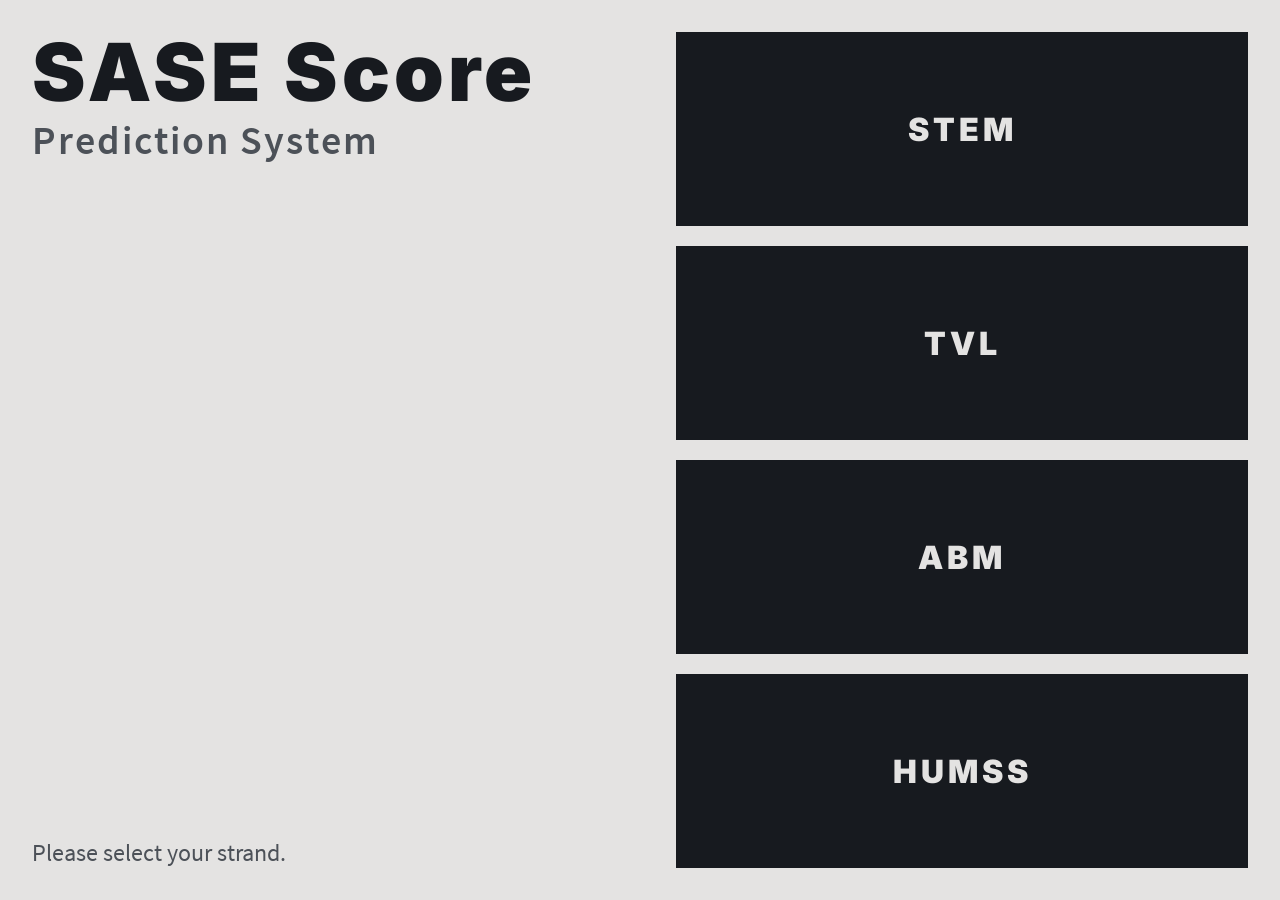
<file: index.html>
<!DOCTYPE html>
<html lang="en">
<head>
    <meta charset="UTF-8">
    <meta name="viewport" content="width=device-width, initial-scale=1.0">
    <title>INDEX</title>
    <!-- external CSS -->
    <link rel="stylesheet" href="css/main.css">
    <link rel="stylesheet" href="css/home.css">
</head>
<body>
    
    <div class="home-container">
        <div id="left">
            <div class="text-group">
                <div class="title">SASE Score</div>
                <div class="subtitle">Prediction System</div>
            </div>
            <div class="text">Please select your strand.</div>
        </div>

        <div id="right">
            <div class="strand-btns">
                <div class="strand-btn" data-strand="stem">
                    STEM
                </div>
                <div class="strand-btn" data-strand="tvl">
                    TVL
                </div>
                <div class="strand-btn" data-strand="abm">
                    ABM
                </div>
                <div class="strand-btn" data-strand="humss">
                    HUMSS
                </div>
            </div>
        </div>
    </div>

    <script src="script.js"></script>
</body>
</html>
</file>
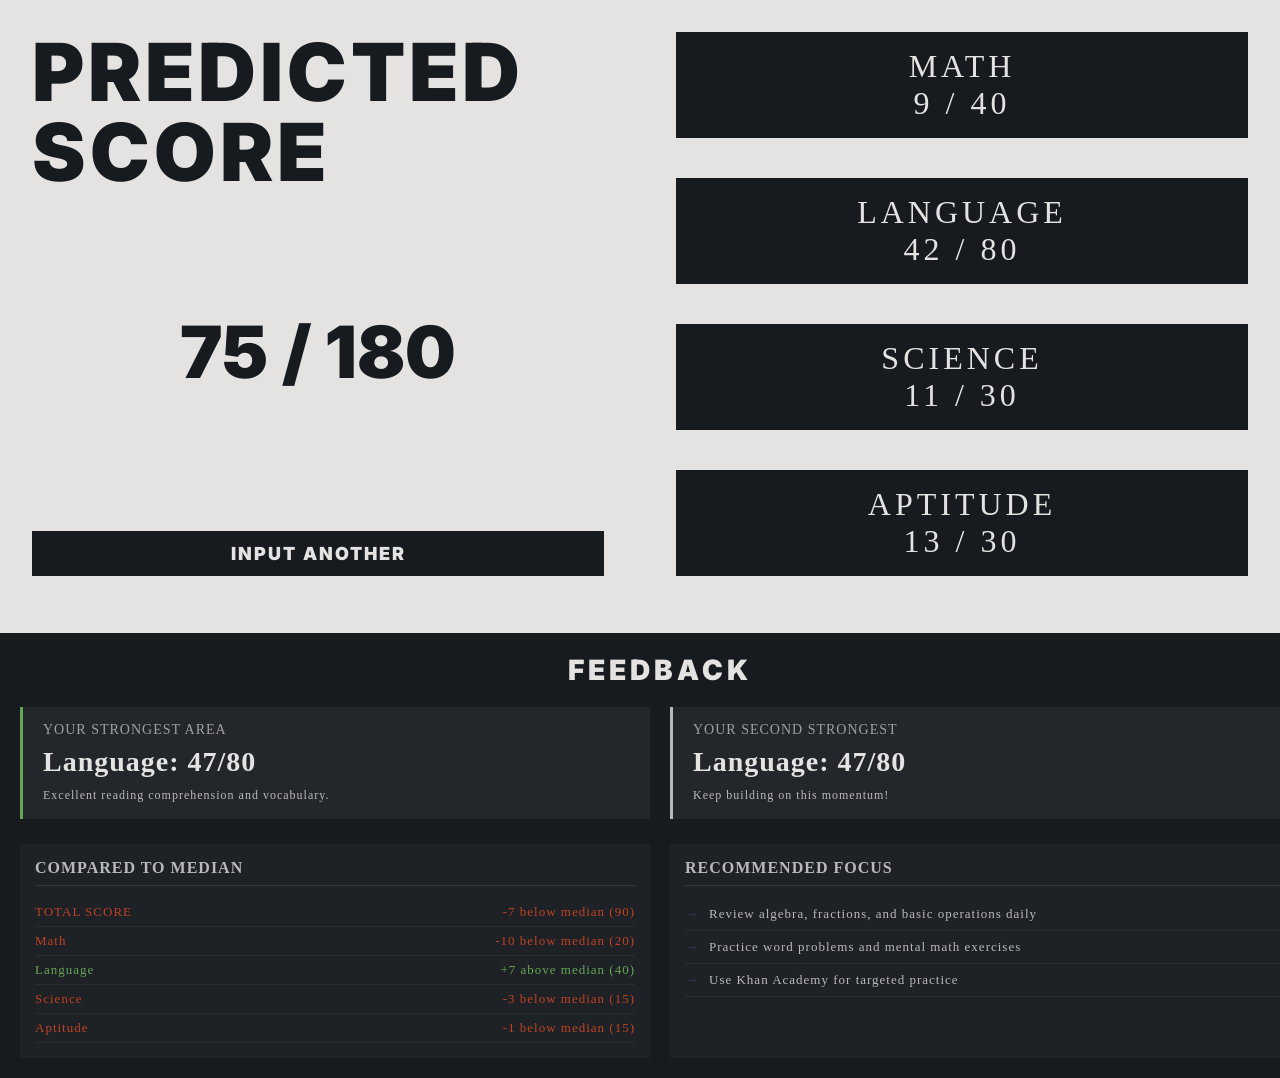
<file: results.html>
<!DOCTYPE html>
<html lang="en">
<head>
    <meta charset="UTF-8">
    <meta name="viewport" content="width=device-width, initial-scale=1.0">
    <title>Simple Excel file upload</title>
    <link rel="stylesheet" href="css/main.css">
    <link rel="stylesheet" href="css/home.css">
    <link rel="stylesheet" href="css/results.css">
</head>
<body>
    <div class="results-container">
        <!-- RESULTS SECTION -->
        <div class="home-container">
            <div id="left">
                <div class="text-group">
                    <div class="title">PREDICTED SCORE</div>
                </div>
                <div class="text-score" id="score-display">
                    0 / 180
                </div>
                <div class="again-btn" id="predict-again" onclick="window.location.href='index.html'">
                    INPUT ANOTHER
                </div>
            </div>
            <div id="right">
                <div class="subject-cards">
                    <div class="subject-card" id="math-card">
                        <div class="subject-name">MATH</div>
                        <div class="subject-score" id="math-score">0 / 40</div>
                    </div>
                    <div class="subject-card" id="english-card">
                        <div class="subject-name">LANGUAGE</div>
                        <div class="subject-score" id="english-score">0 / 80</div>
                    </div>
                    <div class="subject-card" id="science-card">
                        <div class="subject-name">SCIENCE</div>
                        <div class="subject-score" id="science-score">0 / 30</div>
                    </div>
                    <div class="subject-card" id="aptitude-card">
                        <div class="subject-name">APTITUDE</div>
                        <div class="subject-score" id="aptitude-score">0 / 30</div>
                    </div>
                </div>
            </div>
        </div>
        <!-- ADVICE SECTION -->
        <div class="feedback-container" id="feedback-container">
            <div class="header"> FEEDBACK</div>
            <div class="content" id="advice-content">
                Loading your results...
            </div>
        </div>
    </div>
    <script src="script.js"></script>
</body>
</html>
</file>
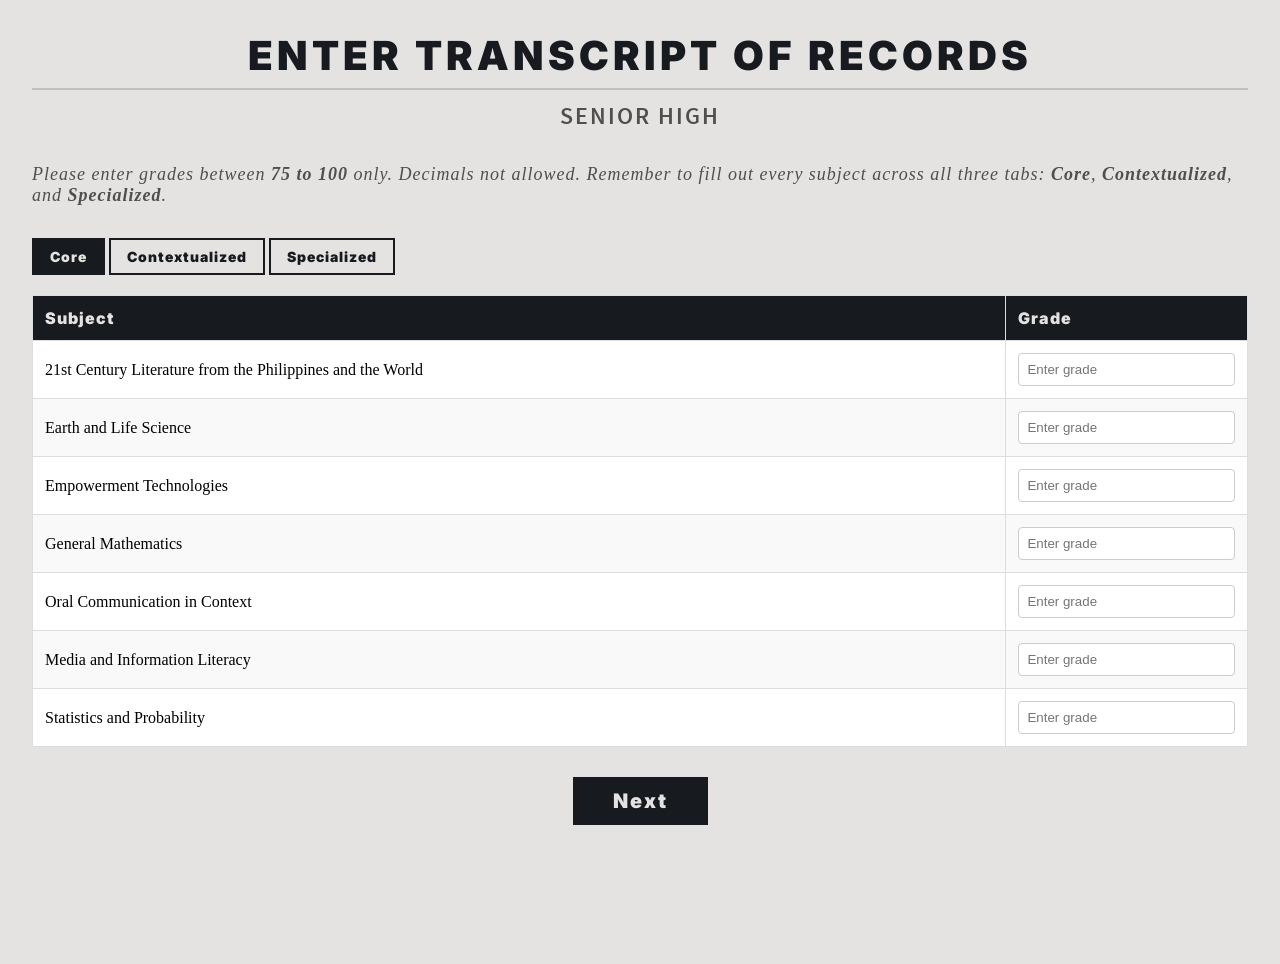
<file: strand/abm.html>
<!DOCTYPE html>
<html lang="en">
<head>
    <meta charset="UTF-8">
    <meta name="viewport" content="width=device-width, initial-scale=1.0">
    <link rel="stylesheet" href="../css/main.css">
    <link rel="stylesheet" href="../css/home.css">
    <link rel="stylesheet" href="../css/table.css">
    <link rel="stylesheet" href="../css/strand.css">
    <title>ABM</title>
</head>
<body>
    
    <div class="strand-container">
        <div id="header-label">
            <div class="title">ENTER TRANSCRIPT OF RECORDS</div>
            <hr>
            <div class="subtitle-container">
                <div class="subtitle">SENIOR HIGH</div>
            </div>
            <div class="instructions">
                Please enter grades between <strong>75 to 100</strong> only. Decimals not allowed.
                Remember to fill out every subject across all three tabs: <strong>Core</strong>, <strong>Contextualized</strong>, and <strong>Specialized</strong>.
            </div>
        </div>

        <!-- Toggle buttons -->
        <div class="subject-toggle">
            <button class="toggle-btn active" data-sub="core">Core</button>
            <button class="toggle-btn" data-sub="cont">Contextualized</button>
            <button class="toggle-btn" data-sub="spec">Specialized</button>
        </div>

        <div id="table">
            <table class="grades-table" id="grades-table">
                <thead>
                    <tr>
                        <th>Subject</th>
                        <th>Grade</th>
                    </tr>
                </thead>
                <tbody>
                    <!-- CORE SUBJECTS -->
                    <tr class="core">
                        <td>21st Century Literature from the Philippines and the World</td>
                        <td><input type="number" class="grade-input" placeholder="Enter grade" min="75" max="100" step="0.01"></td>
                    </tr>
                    <tr class="core">
                        <td>Earth and Life Science</td>
                        <td><input type="number" class="grade-input" placeholder="Enter grade" min="75" max="100" step="0.01"></td>
                    </tr>
                    <tr class="core">
                        <td>Empowerment Technologies</td>
                        <td><input type="number" class="grade-input" placeholder="Enter grade" min="75" max="100" step="0.01"></td>
                    </tr>
                    <tr class="core">
                        <td>General Mathematics</td>
                        <td><input type="number" class="grade-input" placeholder="Enter grade" min="75" max="100" step="0.01"></td>
                    </tr>
                    <tr class="core">
                        <td>Oral Communication in Context</td>
                        <td><input type="number" class="grade-input" placeholder="Enter grade" min="75" max="100" step="0.01"></td>
                    </tr>
                    <tr class="core">
                        <td>Media and Information Literacy</td>
                        <td><input type="number" class="grade-input" placeholder="Enter grade" min="75" max="100" step="0.01"></td>
                    </tr>
                    <tr class="core">
                        <td>Statistics and Probability</td>
                        <td><input type="number" class="grade-input" placeholder="Enter grade" min="75" max="100" step="0.01"></td>
                    </tr>
                    
                    <!-- CONTEXTUALIZED SUBJECTS -->
                    <tr class="cont" style="display: none;">
                        <td>English for Academic and Professional Purposes</td>
                        <td><input type="number" class="grade-input" placeholder="Enter grade" min="75" max="100" step="0.01"></td>
                    </tr>
                    <tr class="cont" style="display: none;">
                        <td>Practical Research 1</td>
                        <td><input type="number" class="grade-input" placeholder="Enter grade" min="75" max="100" step="0.01"></td>
                    </tr>
                    <tr class="cont" style="display: none;">
                        <td>Practical Research 2</td>
                        <td><input type="number" class="grade-input" placeholder="Enter grade" min="75" max="100" step="0.01"></td>
                    </tr>
                    <tr class="cont" style="display: none;">
                        <td>Reading and Writing Skills</td>
                        <td><input type="number" class="grade-input" placeholder="Enter grade" min="75" max="100" step="0.01"></td>
                    </tr>
                    
                    <!-- SPECIALIZED SUBJECTS -->
                    <tr class="spec" style="display: none;">
                        <td>Business Finance</td>
                        <td><input type="number" class="grade-input" placeholder="Enter grade" min="75" max="100" step="0.01"></td>
                    </tr>
                    <tr class="spec" style="display: none;">
                        <td>Business Math</td>
                        <td><input type="number" class="grade-input" placeholder="Enter grade" min="75" max="100" step="0.01"></td>
                    </tr>
                    <tr class="spec" style="display: none;">
                        <td>Fundamentals of ABM 1</td>
                        <td><input type="number" class="grade-input" placeholder="Enter grade" min="75" max="100" step="0.01"></td>
                    </tr>
                    <tr class="spec" style="display: none;">
                        <td>Fundamentals of ABM 1</td>
                        <td><input type="number" class="grade-input" placeholder="Enter grade" min="75" max="100" step="0.01"></td>
                    </tr>
                </tbody>
            </table>
        </div>
        <div class="next-btn" id="next-btn">
            Next
        </div>
    </div>

    <script src="../script.js"></script>
</body>
</html>
</file>
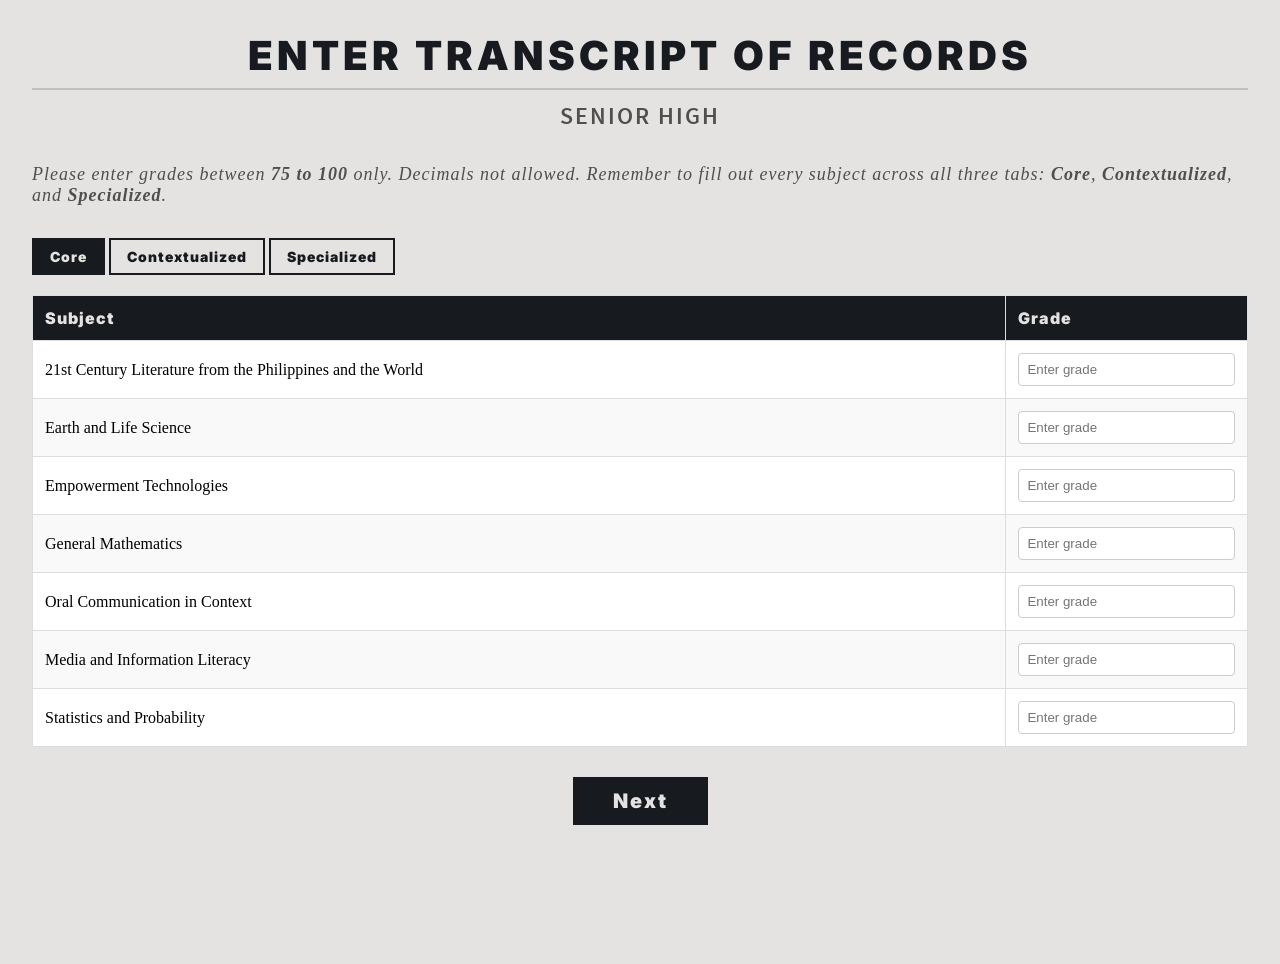
<file: strand/humms.html>
<!DOCTYPE html>
<html lang="en">
<head>
    <meta charset="UTF-8">
    <meta name="viewport" content="width=device-width, initial-scale=1.0">
    <link rel="stylesheet" href="../css/main.css">
    <link rel="stylesheet" href="../css/home.css">
    <link rel="stylesheet" href="../css/table.css">
    <link rel="stylesheet" href="../css/strand.css">
    <title>HUMMS</title>
</head>
<body>
    
    <div class="strand-container">
        <div id="header-label">
            <div class="title">ENTER TRANSCRIPT OF RECORDS</div>
            <hr>
            <div class="subtitle-container">
                <div class="subtitle">SENIOR HIGH</div>
            </div>
            <div class="instructions">
                Please enter grades between <strong>75 to 100</strong> only. Decimals not allowed.
                Remember to fill out every subject across all three tabs: <strong>Core</strong>, <strong>Contextualized</strong>, and <strong>Specialized</strong>.
            </div>
        </div>

        <!-- Toggle buttons -->
        <div class="subject-toggle">
            <button class="toggle-btn active" data-sub="core">Core</button>
            <button class="toggle-btn" data-sub="cont">Contextualized</button>
            <button class="toggle-btn" data-sub="spec">Specialized</button>
        </div>

        <div id="table">
            <table class="grades-table" id="grades-table">
                <thead>
                    <tr>
                        <th>Subject</th>
                        <th>Grade</th>
                    </tr>
                </thead>
                <tbody>
                    <!-- CORE SUBJECTS -->
                    <tr class="core">
                        <td>21st Century Literature from the Philippines and the World</td>
                        <td><input type="number" class="grade-input" placeholder="Enter grade" min="75" max="100" step="0.01"></td>
                    </tr>
                    <tr class="core">
                        <td>Earth and Life Science</td>
                        <td><input type="number" class="grade-input" placeholder="Enter grade" min="75" max="100" step="0.01"></td>
                    </tr>
                    <tr class="core">
                        <td>Empowerment Technologies</td>
                        <td><input type="number" class="grade-input" placeholder="Enter grade" min="75" max="100" step="0.01"></td>
                    </tr>
                    <tr class="core">
                        <td>General Mathematics</td>
                        <td><input type="number" class="grade-input" placeholder="Enter grade" min="75" max="100" step="0.01"></td>
                    </tr>
                    <tr class="core">
                        <td>Oral Communication in Context</td>
                        <td><input type="number" class="grade-input" placeholder="Enter grade" min="75" max="100" step="0.01"></td>
                    </tr>
                    <tr class="core">
                        <td>Media and Information Literacy</td>
                        <td><input type="number" class="grade-input" placeholder="Enter grade" min="75" max="100" step="0.01"></td>
                    </tr>
                    <tr class="core">
                        <td>Statistics and Probability</td>
                        <td><input type="number" class="grade-input" placeholder="Enter grade" min="75" max="100" step="0.01"></td>
                    </tr>
                    
                    <!-- CONTEXTUALIZED SUBJECTS -->
                    <tr class="cont" style="display: none;">
                        <td>English for Academic and Professional Purposes</td>
                        <td><input type="number" class="grade-input" placeholder="Enter grade" min="75" max="100" step="0.01"></td>
                    </tr>
                    <tr class="cont" style="display: none;">
                        <td>Practical Research 1</td>
                        <td><input type="number" class="grade-input" placeholder="Enter grade" min="75" max="100" step="0.01"></td>
                    </tr>
                    <tr class="cont" style="display: none;">
                        <td>Practical Research 2</td>
                        <td><input type="number" class="grade-input" placeholder="Enter grade" min="75" max="100" step="0.01"></td>
                    </tr>
                    <tr class="cont" style="display: none;">
                        <td>Reading and Writing Skills</td>
                        <td><input type="number" class="grade-input" placeholder="Enter grade" min="75" max="100" step="0.01"></td>
                    </tr>
                    
                    <!-- SPECIALIZED SUBJECTS -->
                    <tr class="spec" style="display: none;">
                        <td>Trends, Networks, and Critical Thinking in the 21st Century</td>
                        <td><input type="number" class="grade-input" placeholder="Enter grade" min="75" max="100" step="0.01"></td>
                    </tr>
                    <tr class="spec" style="display: none;">
                        <td>Creative Non Fiction</td>
                        <td><input type="number" class="grade-input" placeholder="Enter grade" min="75" max="100" step="0.01"></td>
                    </tr>
                    <tr class="spec" style="display: none;">
                        <td>Creative Writing</td>
                        <td><input type="number" class="grade-input" placeholder="Enter grade" min="75" max="100" step="0.01"></td>
                    </tr>
                </tbody>
            </table>
        </div>
        <div class="next-btn" id="next-btn">
            Next
        </div>
    </div>

    <script src="../script.js"></script>
</body>
</html>
</file>
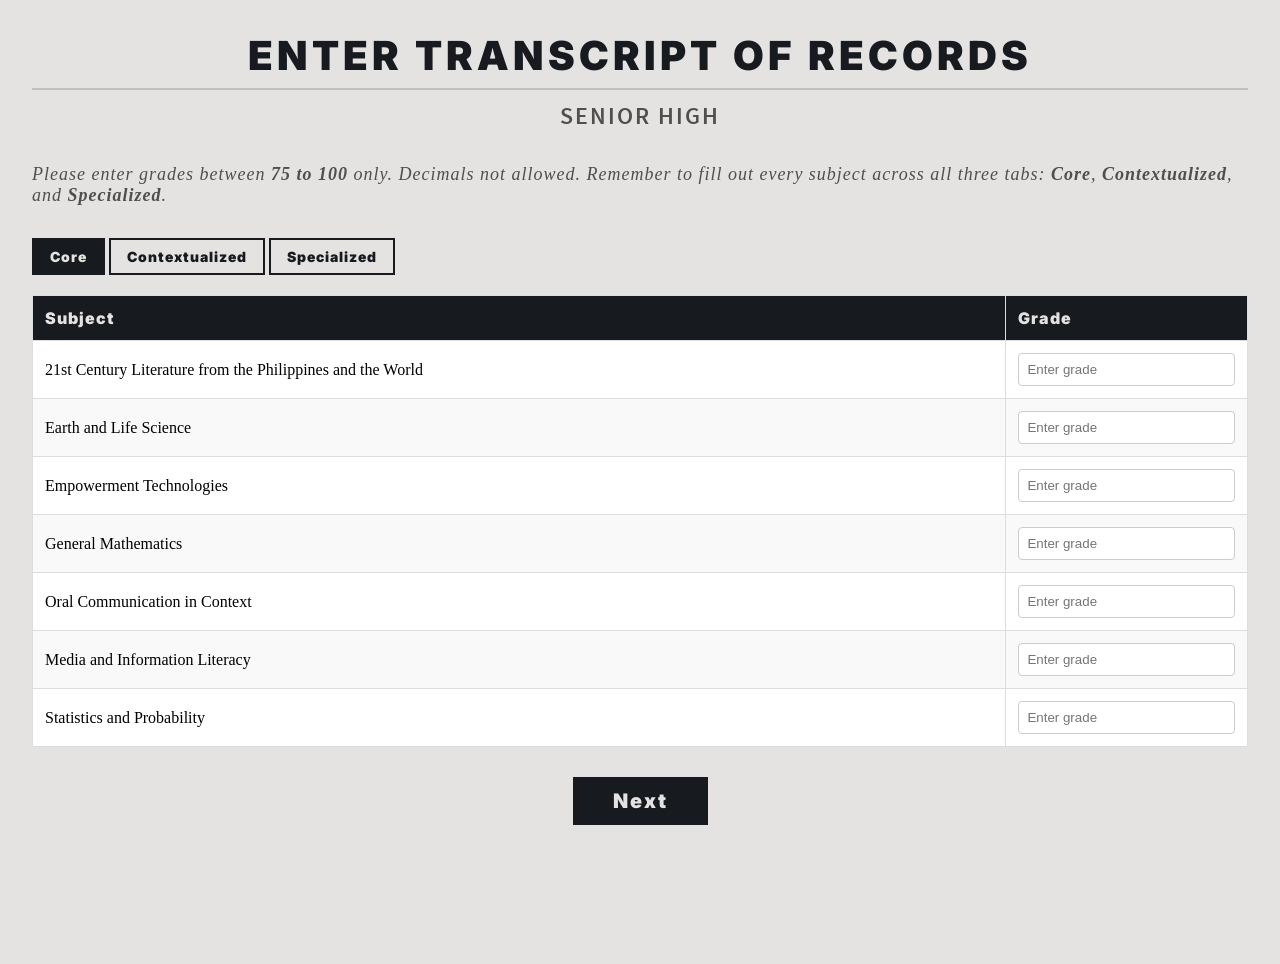
<file: strand/humss.html>
<!DOCTYPE html>
<html lang="en">
<head>
    <meta charset="UTF-8">
    <meta name="viewport" content="width=device-width, initial-scale=1.0">
    <link rel="stylesheet" href="../css/main.css">
    <link rel="stylesheet" href="../css/home.css">
    <link rel="stylesheet" href="../css/table.css">
    <link rel="stylesheet" href="../css/strand.css">
    <title>HUMSS</title>
</head>
<body>
    
    <div class="strand-container">
        <div id="header-label">
            <div class="title">ENTER TRANSCRIPT OF RECORDS</div>
            <hr>
            <div class="subtitle-container">
                <div class="subtitle">SENIOR HIGH</div>
            </div>
            <div class="instructions">
                Please enter grades between <strong>75 to 100</strong> only. Decimals not allowed.
                Remember to fill out every subject across all three tabs: <strong>Core</strong>, <strong>Contextualized</strong>, and <strong>Specialized</strong>.
            </div>
        </div>

        <!-- Toggle buttons -->
        <div class="subject-toggle">
            <button class="toggle-btn active" data-sub="core">Core</button>
            <button class="toggle-btn" data-sub="cont">Contextualized</button>
            <button class="toggle-btn" data-sub="spec">Specialized</button>
        </div>

        <div id="table">
            <table class="grades-table" id="grades-table">
                <thead>
                    <tr>
                        <th>Subject</th>
                        <th>Grade</th>
                    </tr>
                </thead>
                <tbody>
                    <!-- CORE SUBJECTS -->
                    <tr class="core">
                        <td>21st Century Literature from the Philippines and the World</td>
                        <td><input type="number" class="grade-input" placeholder="Enter grade" min="75" max="100" step="0.01"></td>
                    </tr>
                    <tr class="core">
                        <td>Earth and Life Science</td>
                        <td><input type="number" class="grade-input" placeholder="Enter grade" min="75" max="100" step="0.01"></td>
                    </tr>
                    <tr class="core">
                        <td>Empowerment Technologies</td>
                        <td><input type="number" class="grade-input" placeholder="Enter grade" min="75" max="100" step="0.01"></td>
                    </tr>
                    <tr class="core">
                        <td>General Mathematics</td>
                        <td><input type="number" class="grade-input" placeholder="Enter grade" min="75" max="100" step="0.01"></td>
                    </tr>
                    <tr class="core">
                        <td>Oral Communication in Context</td>
                        <td><input type="number" class="grade-input" placeholder="Enter grade" min="75" max="100" step="0.01"></td>
                    </tr>
                    <tr class="core">
                        <td>Media and Information Literacy</td>
                        <td><input type="number" class="grade-input" placeholder="Enter grade" min="75" max="100" step="0.01"></td>
                    </tr>
                    <tr class="core">
                        <td>Statistics and Probability</td>
                        <td><input type="number" class="grade-input" placeholder="Enter grade" min="75" max="100" step="0.01"></td>
                    </tr>
                    
                    <!-- CONTEXTUALIZED SUBJECTS -->
                    <tr class="cont" style="display: none;">
                        <td>English for Academic and Professional Purposes</td>
                        <td><input type="number" class="grade-input" placeholder="Enter grade" min="75" max="100" step="0.01"></td>
                    </tr>
                    <tr class="cont" style="display: none;">
                        <td>Practical Research 1</td>
                        <td><input type="number" class="grade-input" placeholder="Enter grade" min="75" max="100" step="0.01"></td>
                    </tr>
                    <tr class="cont" style="display: none;">
                        <td>Practical Research 2</td>
                        <td><input type="number" class="grade-input" placeholder="Enter grade" min="75" max="100" step="0.01"></td>
                    </tr>
                    <tr class="cont" style="display: none;">
                        <td>Reading and Writing Skills</td>
                        <td><input type="number" class="grade-input" placeholder="Enter grade" min="75" max="100" step="0.01"></td>
                    </tr>
                    
                    <!-- SPECIALIZED SUBJECTS -->
                    <tr class="spec" style="display: none;">
                        <td>Trends, Networks, and Critical Thinking in the 21st Century</td>
                        <td><input type="number" class="grade-input" placeholder="Enter grade" min="75" max="100" step="0.01"></td>
                    </tr>
                    <tr class="spec" style="display: none;">
                        <td>Creative Non Fiction</td>
                        <td><input type="number" class="grade-input" placeholder="Enter grade" min="75" max="100" step="0.01"></td>
                    </tr>
                    <tr class="spec" style="display: none;">
                        <td>Creative Writing</td>
                        <td><input type="number" class="grade-input" placeholder="Enter grade" min="75" max="100" step="0.01"></td>
                    </tr>
                </tbody>
            </table>
        </div>
        <div class="next-btn" id="next-btn">
            Next
        </div>
    </div>

    <script src="../script.js"></script>
</body>
</html>
</file>
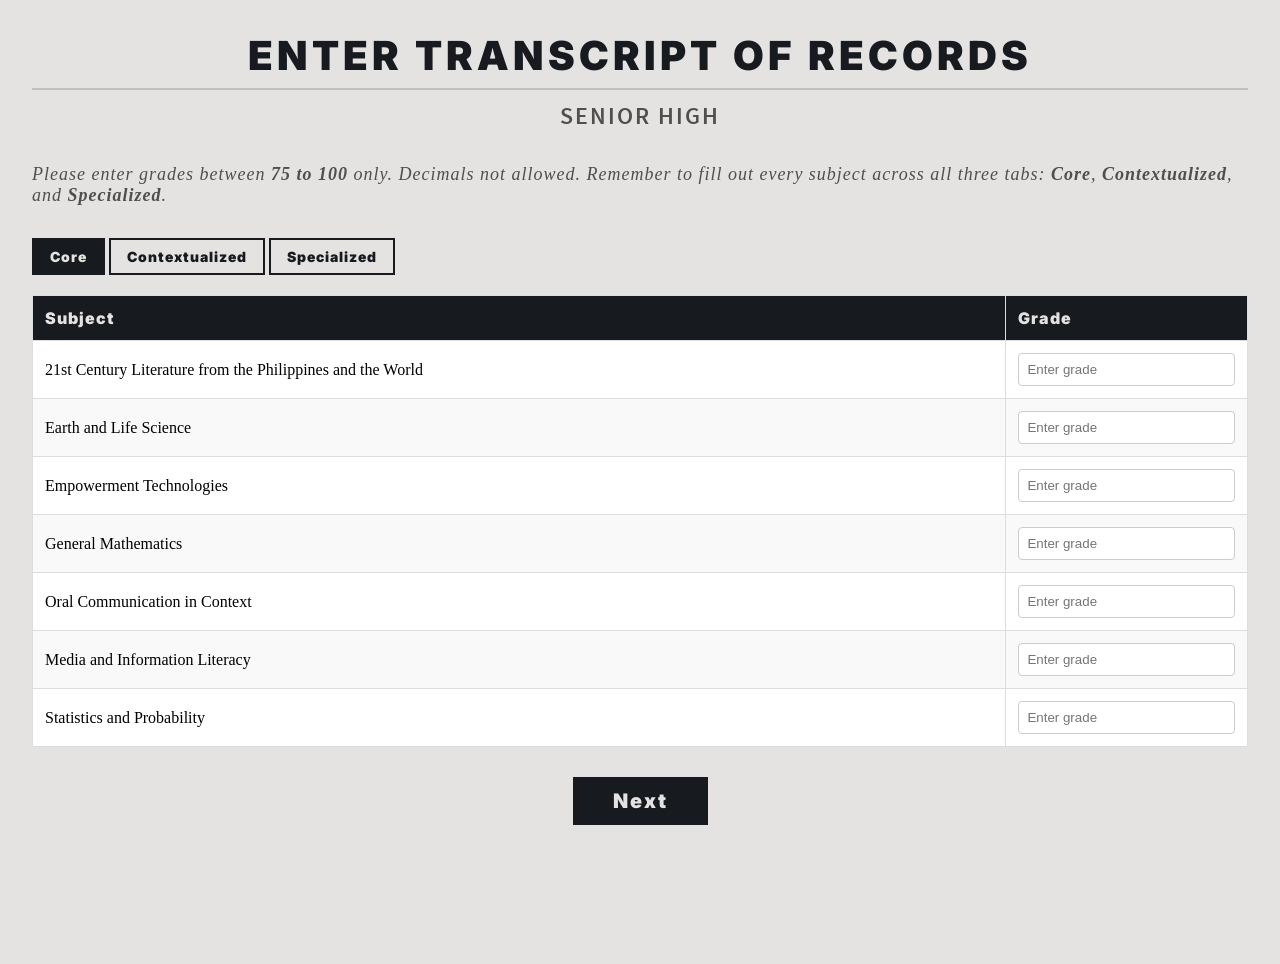
<file: strand/stem.html>
<!DOCTYPE html>
<html lang="en">
<head>
    <meta charset="UTF-8">
    <meta name="viewport" content="width=device-width, initial-scale=1.0">
    <link rel="stylesheet" href="../css/main.css">
    <link rel="stylesheet" href="../css/home.css">
    <link rel="stylesheet" href="../css/table.css">
    <link rel="stylesheet" href="../css/strand.css">
    <title>STEM</title>
</head>
<body>
    
    <div class="strand-container">
        <div id="header-label">
            <div class="title">ENTER TRANSCRIPT OF RECORDS</div>
            <hr>
            <div class="subtitle-container">
                <div class="subtitle">SENIOR HIGH</div>
            </div>
            <div class="instructions">
                Please enter grades between <strong>75 to 100</strong> only. Decimals not allowed.
                Remember to fill out every subject across all three tabs: <strong>Core</strong>, <strong>Contextualized</strong>, and <strong>Specialized</strong>.
            </div>
        </div>

        <!-- Toggle buttons -->
        <div class="subject-toggle">
            <button class="toggle-btn active" data-sub="core">Core</button>
            <button class="toggle-btn" data-sub="cont">Contextualized</button>
            <button class="toggle-btn" data-sub="spec">Specialized</button>
        </div>

        <div id="table">
            <table class="grades-table" id="grades-table">
                <thead>
                    <tr>
                        <th>Subject</th>
                        <th>Grade</th>
                    </tr>
                </thead>
                <tbody>
                    <!-- CORE SUBJECTS -->
                    <tr class="core">
                        <td>21st Century Literature from the Philippines and the World</td>
                        <td><input type="number" class="grade-input" placeholder="Enter grade" min="75" max="100" step="0.01"></td>
                    </tr>
                    <tr class="core">
                        <td>Earth and Life Science</td>
                        <td><input type="number" class="grade-input" placeholder="Enter grade" min="75" max="100" step="0.01"></td>
                    </tr>
                    <tr class="core">
                        <td>Empowerment Technologies</td>
                        <td><input type="number" class="grade-input" placeholder="Enter grade" min="75" max="100" step="0.01"></td>
                    </tr>
                    <tr class="core">
                        <td>General Mathematics</td>
                        <td><input type="number" class="grade-input" placeholder="Enter grade" min="75" max="100" step="0.01"></td>
                    </tr>
                    <tr class="core">
                        <td>Oral Communication in Context</td>
                        <td><input type="number" class="grade-input" placeholder="Enter grade" min="75" max="100" step="0.01"></td>
                    </tr>
                    <tr class="core">
                        <td>Media and Information Literacy</td>
                        <td><input type="number" class="grade-input" placeholder="Enter grade" min="75" max="100" step="0.01"></td>
                    </tr>
                    <tr class="core">
                        <td>Statistics and Probability</td>
                        <td><input type="number" class="grade-input" placeholder="Enter grade" min="75" max="100" step="0.01"></td>
                    </tr>
                    
                    <!-- CONTEXTUALIZED SUBJECTS -->
                    <tr class="cont" style="display: none;">
                        <td>English for Academic and Professional Purposes</td>
                        <td><input type="number" class="grade-input" placeholder="Enter grade" min="75" max="100" step="0.01"></td>
                    </tr>
                    <tr class="cont" style="display: none;">
                        <td>Practical Research 1</td>
                        <td><input type="number" class="grade-input" placeholder="Enter grade" min="75" max="100" step="0.01"></td>
                    </tr>
                    <tr class="cont" style="display: none;">
                        <td>Practical Research 2</td>
                        <td><input type="number" class="grade-input" placeholder="Enter grade" min="75" max="100" step="0.01"></td>
                    </tr>
                    <tr class="cont" style="display: none;">
                        <td>Reading and Writing Skills</td>
                        <td><input type="number" class="grade-input" placeholder="Enter grade" min="75" max="100" step="0.01"></td>
                    </tr>
                    
                    <!-- SPECIALIZED SUBJECTS -->
                    <tr class="spec" style="display: none;">
                        <td>Basic Calculus</td>
                        <td><input type="number" class="grade-input" placeholder="Enter grade" min="75" max="100" step="0.01"></td>
                    </tr>
                    <tr class="spec" style="display: none;">
                        <td>General Biology 1</td>
                        <td><input type="number" class="grade-input" placeholder="Enter grade" min="75" max="100" step="0.01"></td>
                    </tr>
                    <tr class="spec" style="display: none;">
                        <td>General Biology 2</td>
                        <td><input type="number" class="grade-input" placeholder="Enter grade" min="75" max="100" step="0.01"></td>
                    </tr>
                    <tr class="spec" style="display: none;">
                        <td>General Chemistry 1</td>
                        <td><input type="number" class="grade-input" placeholder="Enter grade" min="75" max="100" step="0.01"></td>
                    </tr>
                    <tr class="spec" style="display: none;">
                        <td>General Chemistry 2</td>
                        <td><input type="number" class="grade-input" placeholder="Enter grade" min="75" max="100" step="0.01"></td>
                    </tr>
                    <tr class="spec" style="display: none;">
                        <td>General Physics 1</td>
                        <td><input type="number" class="grade-input" placeholder="Enter grade" min="75" max="100" step="0.01"></td>
                    </tr>
                    <tr class="spec" style="display: none;">
                        <td>General Physics 2</td>
                        <td><input type="number" class="grade-input" placeholder="Enter grade" min="75" max="100" step="0.01"></td>
                    </tr>
                    <tr class="spec" style="display: none;">
                        <td>Pre Calculus</td>
                        <td><input type="number" class="grade-input" placeholder="Enter grade" min="75" max="100" step="0.01"></td>
                    </tr>
                </tbody>
            </table>
        </div>
        <div class="next-btn" id="next-btn">
            Next
        </div>
    </div>

    <script src="../script.js"></script>
</body>
</html>
</file>
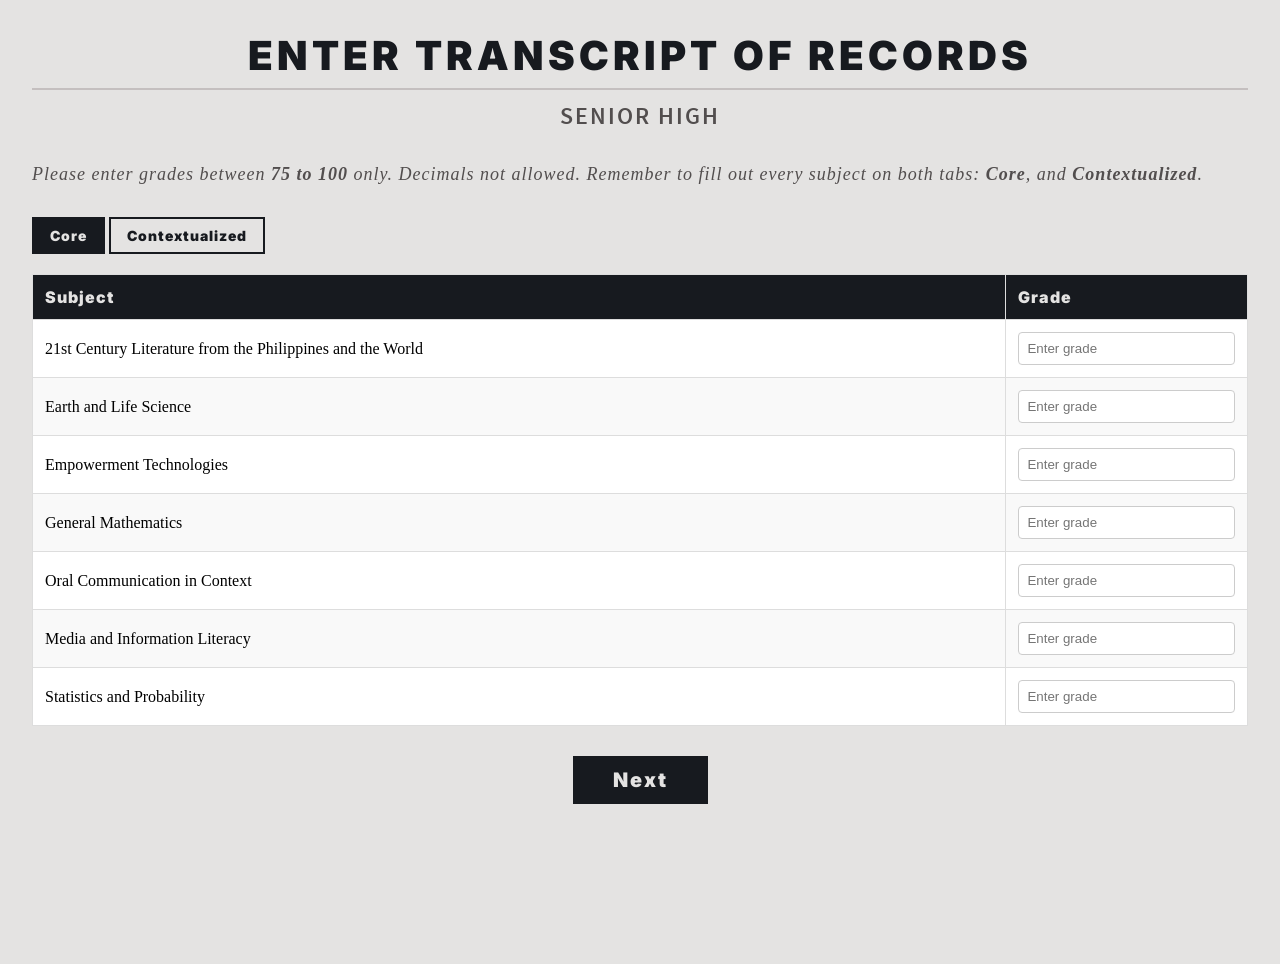
<file: strand/tvl.html>
<!DOCTYPE html>
<html lang="en">
<head>
    <meta charset="UTF-8">
    <meta name="viewport" content="width=device-width, initial-scale=1.0">
    <link rel="stylesheet" href="../css/main.css">
    <link rel="stylesheet" href="../css/home.css">
    <link rel="stylesheet" href="../css/table.css">
    <link rel="stylesheet" href="../css/strand.css">
    <title>TVL</title>
</head>
<body>
    
    <div class="strand-container">
        <div id="header-label">
            <div class="title">ENTER TRANSCRIPT OF RECORDS</div>
            <hr>
            <div class="subtitle-container">
                <div class="subtitle">SENIOR HIGH</div>
            </div>
            <div class="instructions">
                Please enter grades between <strong>75 to 100</strong> only. Decimals not allowed.
                Remember to fill out every subject on both tabs: <strong>Core</strong>, and <strong>Contextualized</strong>.
            </div>
        </div>

        <!-- Toggle buttons -->
        <div class="subject-toggle">
            <button class="toggle-btn active" data-sub="core">Core</button>
            <button class="toggle-btn" data-sub="cont">Contextualized</button>
        </div>

        <div id="table">
            <table class="grades-table" id="grades-table">
                <thead>
                    <tr>
                        <th>Subject</th>
                        <th>Grade</th>
                    </tr>
                </thead>
                <tbody>
                    <!-- CORE SUBJECTS -->
                    <tr class="core">
                        <td>21st Century Literature from the Philippines and the World</td>
                        <td><input type="number" class="grade-input" placeholder="Enter grade" min="75" max="100" step="0.01"></td>
                    </tr>
                    <tr class="core">
                        <td>Earth and Life Science</td>
                        <td><input type="number" class="grade-input" placeholder="Enter grade" min="75" max="100" step="0.01"></td>
                    </tr>
                    <tr class="core">
                        <td>Empowerment Technologies</td>
                        <td><input type="number" class="grade-input" placeholder="Enter grade" min="75" max="100" step="0.01"></td>
                    </tr>
                    <tr class="core">
                        <td>General Mathematics</td>
                        <td><input type="number" class="grade-input" placeholder="Enter grade" min="75" max="100" step="0.01"></td>
                    </tr>
                    <tr class="core">
                        <td>Oral Communication in Context</td>
                        <td><input type="number" class="grade-input" placeholder="Enter grade" min="75" max="100" step="0.01"></td>
                    </tr>
                    <tr class="core">
                        <td>Media and Information Literacy</td>
                        <td><input type="number" class="grade-input" placeholder="Enter grade" min="75" max="100" step="0.01"></td>
                    </tr>
                    <tr class="core">
                        <td>Statistics and Probability</td>
                        <td><input type="number" class="grade-input" placeholder="Enter grade" min="75" max="100" step="0.01"></td>
                    </tr>
                    
                    <!-- CONTEXTUALIZED SUBJECTS -->
                    <tr class="cont" style="display: none;">
                        <td>English for Academic and Professional Purposes</td>
                        <td><input type="number" class="grade-input" placeholder="Enter grade" min="75" max="100" step="0.01"></td>
                    </tr>
                    <tr class="cont" style="display: none;">
                        <td>Practical Research 1</td>
                        <td><input type="number" class="grade-input" placeholder="Enter grade" min="75" max="100" step="0.01"></td>
                    </tr>
                    <tr class="cont" style="display: none;">
                        <td>Practical Research 2</td>
                        <td><input type="number" class="grade-input" placeholder="Enter grade" min="75" max="100" step="0.01"></td>
                    </tr>
                    <tr class="cont" style="display: none;">
                        <td>Reading and Writing Skills</td>
                        <td><input type="number" class="grade-input" placeholder="Enter grade" min="75" max="100" step="0.01"></td>
                    </tr>
                    <tr class="cont" style="display: none;">
                        <td>Physical Science</td>
                        <td><input type="number" class="grade-input" placeholder="Enter grade" min="75" max="100" step="0.01"></td>
                    </tr>
                </tbody>
            </table>
        </div>
        <div class="next-btn" id="next-btn">
            Next
        </div>
    </div>

    <script src="../script.js"></script>
</body>
</html>
</file>
<file: css/main.css>
/* INTER */
@font-face { font-family: 'Inter-Thin';
    src: url('/assets/fonts/inter/Inter-Thin.ttf'       ) format('truetype'); }
@font-face { font-family: 'Inter-Light';
    src: url('/assets/fonts/inter/Inter-Light.ttf'      ) format('truetype'); }
@font-face { font-family: 'Inter-Medium';
    src: url('/assets/fonts/inter/Inter-Medium.ttf'     ) format('truetype'); }
@font-face { font-family: 'Inter-Semibold';
    src: url('/assets/fonts/inter/Inter-Semibold.ttf'   ) format('truetype'); }
@font-face { font-family: 'Inter-Bold';
    src: url('/assets/fonts/inter/Inter-Bold.ttf'       ) format('truetype'); }
@font-face { font-family: 'Inter-Black';
    src: url('/assets/fonts/inter/Inter-Black.ttf'      ) format('truetype'); }

/* SOURCE SANS PRO */
@font-face { font-family: 'SSP-Italic';
    src: url('/assets/fonts/ssp/SSP-Italic.ttf'         ) format('truetype'); }
@font-face { font-family: 'SSP-Light';
    src: url('/assets/fonts/ssp/SSP-Light.ttf'          ) format('truetype'); }
@font-face { font-family: 'SSP-Regular';
    src: url('/assets/fonts/ssp/SSP-Regular.ttf'        ) format('truetype'); }
@font-face { font-family: 'SSP-Semibold';
    src: url('/assets/fonts/ssp/SSP-Semibold.ttf'       ) format('truetype'); }
@font-face { font-family: 'SSP-Black';
    src: url('/assets/fonts/ssp/SSP-Black.ttf'          ) format('truetype'); }
</file>
<file: css/home.css>
/* HOME ------------------------------------------------------------------------------ */
* { font-family: 'Segoe UI'; }
body {
    margin: 0;
    height: 100vh;
    background-color: #e4e3e2;
    display: flex;
}
body::-webkit-scrollbar { display: none; }
/* CONTAINER ------------------------------------------------------------------------- */
.home-container {
    flex: 1;
    display: flex; flex-direction: row; gap: 8px;
}
#left, #right {
    flex: 1;
    padding: 32px;
}
/* LEFT ------------------------------------------------------------------------------ */
#left {
    display: flex; flex-direction: column;
    justify-content: space-between;
}
#left .text-group {
    display: flex; flex-direction: column; gap: 8px;
}
.title {
    color: #171a1f;
    font-family: 'Inter-Black';
    font-size: 80px;
    letter-spacing: 4px; line-height: 80px;
}
.subtitle {
    color: #4c5158;
    font-family: 'SSP-SemiBold';
    font-size: 40px;
    line-height: 40px; letter-spacing: 2px;
}
#left .text {
    color: #4c5158;
    font-family: 'SSP-Regular';
    font-size: 24px;
}
/* RIGHT ----------------------------------------------------------------------------- */
#right {
    display: flex; flex-direction: column;
    justify-content: space-between;
}
#right .strand-btns {
    flex: 1;
    display: flex; flex-direction: column;
    gap: 20px;
}
#right .strand-btn {
    flex: 1;

    padding: 16px;
    background-color: #171a1f;

    text-align:  center;
    align-content: center;

    color: #e4e3e2;
    font-family: 'Inter-Black';
    font-size: 32px; letter-spacing: 4px;

    transition: ease .4s;
    cursor: pointer;
    white-space: nowrap;
}
#right .strand-btn:hover {
    transform: translateX(-16px);
    background-color: #0d0f13;

    color: #b9b8b8;
}
</file>
<file: css/results.css>
.results-container {
    flex: 1;
    display: flex; flex-direction: column;
}
.results-container .home-container {
    flex: 1;
}
.results-container .feedback-container {
    flex: 2;
    width: 100%;
}
/* SUBJECT CARDS --------------------------------------------------------------------- */
#right .subject-cards {
    flex: 1;
    display: flex; flex-direction: column;
    gap: 40px;
}
#right .subject-card {
    flex: 1;

    padding: 16px;
    background-color: #171a1f;

    text-align:  center;
    align-content: center;

    color: #e4e3e2;
    font-family: 'Inter-Black';
    font-size: 32px; letter-spacing: 4px;

    transition: ease .4s;
    white-space: nowrap;
}
#right .subject-card:hover {
    transform: translateX(-16px);
    background-color: #0d0f13;

    color: #b9b8b8;
}
/* SCORE ----------------------------------------------------------------------------- */
.text-score {
    font-size: 72px;
    font-family: 'Inter-Black', sans-serif;
    color: #171a1f;
    text-align: center;
    padding: 20px;
    transition: all 0.3s ease;
    animation: glow 2s ease-out;
}
.again-btn {
    margin-top: 20px;
    padding: 12px 24px;
    background-color: #171a1f;
    color: #e4e3e2;
    font-family: 'Inter-Black', sans-serif;
    font-size: 18px;
    letter-spacing: 2px;
    text-align: center;
    cursor: pointer;
    transition: all 0.3s ease;
    display: inline-block;
}
.again-btn:hover {
    background-color: #0d0f13;
    padding-inline: 40px;
    color: #b9b8b8;
}
/* FEEDBACK ----------------------------------------------------------------------------- */
.feedback-container {
    margin-top: 25px;
    
    color: #e4e3e2;

    padding: 20px;
    background-color: #171a1f;

    transition: ease .4s;
}
.feedback-container .header {
    text-align: center;
    margin-bottom: 20px;

    color: #e4e3e2;
    font-family: 'Inter-Black', sans-serif;
    font-size: 28px; letter-spacing: 4px;
}
.feedback-row {
    margin-bottom: 25px;
    
    display: flex; flex-direction: row;
    flex-wrap: wrap; gap: 20px;   
}
/* FEEDBACK ----------------------------------------------------------------------------- */
.feedback-card {
    flex: 1;
    background: rgba(255, 255, 255, 0.05);
    padding: 15px 20px;
    border-left: 3px solid;
    transition: transform 0.2s ease;
}
.feedback-card:hover { transform: translateY(-2px); }
.feedback-card.strongest    { border-left-color: #65A854; }
.feedback-card.weakest      { border-left-color: #BF4322; }
.feedback-card-title {
    margin-bottom: 8px;

    color: #a0a0a0;
    font-size: 14px;
    letter-spacing: 1px;
}
.feedback-card-score {
    margin-bottom: 8px;

    color: #e4e3e2;
    font-size: 28px;
    font-weight: bold;
}
.feedback-card-message {
    color: #b9b9b9;
    font-size: 12px;
    line-height: 1.5;
}
.feedback-two-col {
    display: flex; flex-direction: row;
    flex-wrap: wrap; gap: 20px;
    
    margin-top: 20px;
}
.feedback-col {
    flex: 1;

    padding: 15px;
    background: rgba(255, 255, 255, 0.03);
}
.feedback-col-title {
    color: #b9b9b9;
    font-size: 16px;
    font-weight: bold;

    margin-bottom: 12px;
    padding-bottom: 8px;
    border-bottom: 1px solid rgba(255, 255, 255, 0.1);
}
/* COMPARISON -------------------------------------------------------------------------- */
.comparison-item {
    display: flex; justify-content: space-between;

    align-items: center;
    
    font-size: 13px;
    padding: 6px 0;
    border-bottom: 1px solid rgba(255, 255, 255, 0.05);
}
.comparison-item.above      { color: #65A854; }
.comparison-item.below      { color: #BF4322; }
.comparison-item.average    { color: #b9b9b9; }
.tip-item {
    display: flex; gap: 10px;
    align-items: center;

    font-size: 13px;

    padding: 8px 0;
    border-bottom: 1px solid rgba(255, 255, 255, 0.05);
}
.tip-bullet { color: #2c3e66; font-weight: bold; }
.feedback-container .content {
    color: #b9b9b9;
    font-family: 'Inter-Medium', sans-serif;
    font-size: 12px;
    letter-spacing: 1px;
}
</file>
<file: css/table.css>
/* TABLE ----------------------------------------------------------------------------- */
.grades-table {
    width: 100%;
    border-collapse: collapse;
    background-color: white;
    box-shadow: 0 2px 4px rgba(0,0,0,0.1);
}
.grades-table th,
.grades-table td {
    text-align: left;

    border: 1px solid #ddd;
    padding: 12px;
}
.grades-table th {
    color: #e4e3e2;
    font-family: 'Inter-Black', sans-serif;
    letter-spacing: 1px;

    background-color: #171a1f;
}
.grades-table tr:nth-child(even)    { background-color: #f9f9f9; }
.grades-table tr:hover              { background-color: #f5f5f5; }
.grade-input {
    font-family: 'Segoe UI', sans-serif;

    width: 100%;
    padding: 8px;
    border: 1px solid #ccc; border-radius: 4px;
    box-sizing: border-box;
}
.grade-input:focus {
    outline: none;
    border-color: #171a1f;
    box-shadow: 0 0 5px rgba(23,26,31,0.3);
}
#table {
    margin-top: 20px;
    overflow-x: auto;
}
</file>
<file: css/strand.css>
/* CONTAINER ------------------------------------------------------------------------- */
.strand-container {
    flex: 1; height: 100vh;
    display: flex; flex-direction: column;

    padding: 32px;
}
/* HEADER ---------------------------------------------------------------------------- */
#header-label { text-align: center; }
#header-label .title {
    font-size: 40px;
    line-height: 48px;
}
#header-label .subtitle {
    flex: 1;
    text-align: center;

    color: #524e4e;
    font-size: 24px;
    line-height: 32px;
}
#header-label .instructions {
    margin-top: 32px;
    text-align: left;

    color: #524e4e;
    font-size: 18px; letter-spacing: 1px;
    font-style: italic;
}
hr { height: 2px; background-color: #c4bfbf; border: none; }
/* TOGGLE ---------------------------------------------------------------------------- */
.subtitle-container {
    position: relative;
    display: flex;
    justify-content: center;
    align-items: center;
    margin-top: 10px;
    width: 100%;
}
.semester-toggle {
    position: absolute; right: 0;
    display: flex; gap: 10px;
}
.subject-toggle { margin-top: 32px; }
.toggle-btn {
    padding: 8px 16px;
    background-color: transparent;
    border: 2px solid #171a1f;

    color: #171a1f;
    font-family: 'Inter-Black', sans-serif;
    font-size: 14px; letter-spacing: 1px;

    cursor: pointer;
    transition: all 0.3s ease;
}
.toggle-btn:hover {
    background-color: #171a1f;
    color: #e4e3e2;
}
.toggle-btn.active {
    background-color: #171a1f;
    color: #e4e3e2;
}
/* INPUT ------------------------------------------------------------------------------- */
.grade-input::-webkit-inner-spin-button,
.grade-input::-webkit-outer-spin-button { -webkit-appearance: none; margin: 0; }
.grade-input                            { -moz-appearance: textfield; appearance: textfield; }
/* NEXT ------------------------------------------------------------------------------- */
.next-btn {
    display: inline-block; align-self: center;

    margin-top: 30px;
    padding: 12px 40px;
    background-color: #171a1f; border: none;

    color: #e4e3e2;
    font-family: 'Inter-Black', sans-serif;
    font-size: 20px; letter-spacing: 2px;
    text-align: center;

    cursor: pointer;
    transition: all 0.3s ease;
}

.next-btn:hover {
    padding-inline: 60px;
    background-color: #0d0f13;

    color: #b9b8b8;
}
</file>
